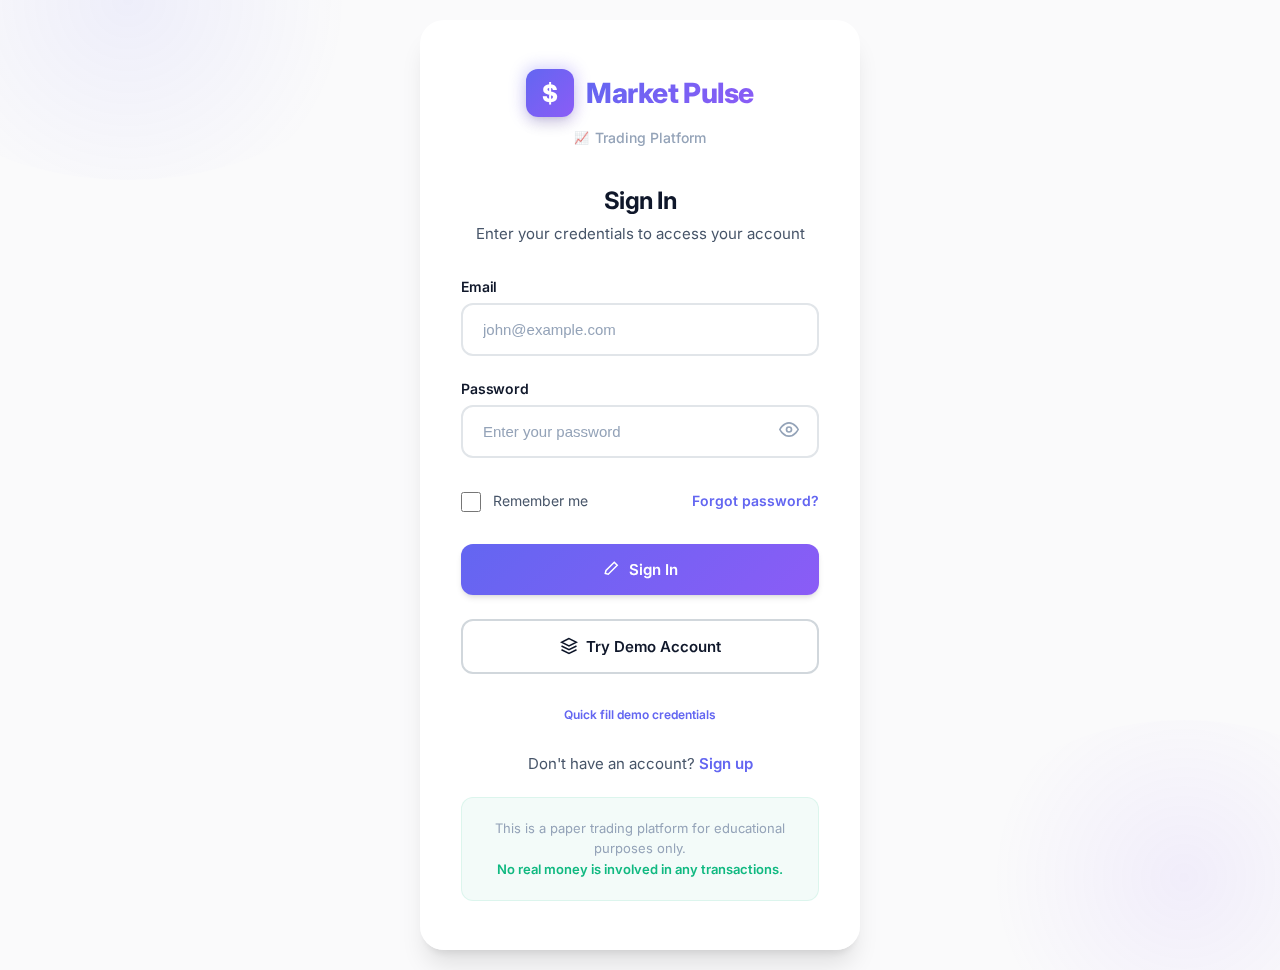
<file: index.html>
<!DOCTYPE html>
<html lang="en" data-theme="dark">
<head>
  <meta charset="UTF-8" />
  <meta name="viewport" content="width=device-width, initial-scale=1"/>
  <title>Market Pulse • Dashboard</title>
  <link rel="stylesheet" href="main.css" />
  <script src="https://s3.tradingview.com/tv.js"></script>
</head>
<body>
   <!-- Top bar -->
  <nav class="topbar">
    <div class="brand">
      <div class="brand-logo">
        <svg width="24" height="24" viewBox="0 0 24 24" fill="none">
          <rect x="4" y="4" width="22" height="22" rx="4" fill="#6366f1"/>
          <text x="14" y="18" text-anchor="middle" fill="white" font-size="12" font-weight="bold">$</text>
        </svg>
      </div>
      <span class="brand-text">Market Pulse</span>
    </div>
    <div class="actions">
      <div class="search-wrap">
        <input id="global-search" placeholder="Search pairs... (e.g. BTCUSDT, EURUSD)" />
      </div>
      <!-- Theme toggle -->
      <div class="theme-wrap">
        <button id="theme-toggle" class="ghost" title="Toggle Theme">
          <svg width="16" height="16" viewBox="0 0 24 24" fill="none" stroke="currentColor" stroke-width="2">
            <circle cx="12" cy="12" r="5"></circle>
            <line x1="12" y1="1" x2="12" y2="3"></line>
            <line x1="12" y1="21" x2="12" y2="23"></line>
            <line x1="4.22" y1="4.22" x2="5.64" y2="5.64"></line>
            <line x1="18.36" y1="18.36" x2="19.78" y2="19.78"></line>
            <line x1="1" y1="12" x2="3" y2="12"></line>
            <line x1="21" y1="12" x2="23" y2="12"></line>
            <line x1="4.22" y1="19.78" x2="5.64" y2="18.36"></line>
            <line x1="18.36" y1="5.64" x2="19.78" y2="4.22"></line>
          </svg>
        </button>
      </div>

      <!-- Alerts quick open -->
      <button id="open-alerts" class="ghost" title="Price Alerts">
        <svg width="16" height="16" viewBox="0 0 24 24" fill="none" stroke="currentColor" stroke-width="2">
          <circle cx="12" cy="13" r="8"></circle>
          <path d="M12 9l0 4"></path>
          <path d="M12 17l.01 0"></path>
        </svg>
        Alerts
      </button>

      <div class="user">
        <span id="user-name">—</span>
        <button id="logout" class="ghost">
          <svg width="16" height="16" viewBox="0 0 24 24" fill="none" stroke="currentColor" stroke-width="2">
            <path d="M9 21H5a2 2 0 0 1-2-2V5a2 2 0 0 1 2-2h4"></path>
            <polyline points="16,17 21,12 16,7"></polyline>
            <line x1="21" y1="12" x2="9" y2="12"></line>
          </svg>
          Logout
        </button>
      </div>
    </div>
  </nav>

  <main class="shell">
    <!-- Sidebar Navigation -->
    <aside class="sidebar">
      <nav class="nav-menu">
        <button class="nav-item active" data-section="markets">
          <svg width="20" height="20" viewBox="0 0 24 24" fill="none" stroke="currentColor" stroke-width="2">
            <polyline points="22,12 18,12 15,21 9,3 6,12 2,12"></polyline>
          </svg>
          Markets
        </button>
        <button class="nav-item" data-section="trading">
          <svg width="20" height="20" viewBox="0 0 24 24" fill="none" stroke="currentColor" stroke-width="2">
            <circle cx="12" cy="12" r="3"></circle>
            <path d="M12 1v6m0 6v6"></path>
          </svg>
          Trading Terminal
        </button>
        <button class="nav-item" data-section="settings">
          <svg width="20" height="20" viewBox="0 0 24 24" fill="none" stroke="currentColor" stroke-width="2">
            <circle cx="12" cy="12" r="3"></circle>
            <path d="M12 1v6m0 6v6"></path>
            <path d="M21 12h-6m-6 0H3"></path>
          </svg>
          Settings
        </button>
      </nav>

      <!-- Market Watch - Only visible in Markets section -->
      <div class="side-card market-watch-card">
        <h4>
          <svg width="18" height="18" viewBox="0 0 24 24" fill="none" stroke="currentColor" stroke-width="2" style="display: inline; margin-right: 0.5rem;">
            <polyline points="22,12 18,12 15,21 9,3 6,12 2,12"></polyline>
          </svg>
          Market Watch
        </h4>
        <ul id="watchlist"></ul>
      </div>

      <!-- Account Overview - Only visible in Trading section -->
      <div class="side-card mini-metrics trading-metrics-card" style="display: none;">
        <h4>
          <svg width="18" height="18" viewBox="0 0 24 24" fill="none" stroke="currentColor" stroke-width="2" style="display: inline; margin-right: 0.5rem;">
            <line x1="12" y1="1" x2="12" y2="23"></line>
            <path d="M17 5H9.5a3.5 3.5 0 0 0 0 7h5a3.5 3.5 0 0 1 0 7H6"></path>
          </svg>
          Account Overview
        </h4>
        <div>
          <span>Balance</span>
          <strong>$<span id="balance">100,000.00</span></strong>
        </div>
        <div>
          <span>Unrealized P&L</span>
          <strong>$<span id="unrealized">0.00</span></strong>
        </div>
        <div>
          <span>Total Equity</span>
          <strong>$<span id="equity">100,000.00</span></strong>
        </div>
        <div>
          <span>Used Margin</span>
          <strong>$<span id="used-margin">0.00</span></strong>
        </div>
        <div>
          <span>Free Margin</span>
          <strong>$<span id="free-margin">100,000.00</span></strong>
        </div>
        <div>
          <span>Margin Level</span>
          <strong><span id="margin-level">∞</span></strong>
        </div>
      </div>

      <!-- Quick Actions - Only visible in Trading section -->
      <div class="side-card trading-actions-card" style="display: none;">
        <h4>
          <svg width="18" height="18" viewBox="0 0 24 24" fill="none" stroke="currentColor" stroke-width="2" style="display: inline; margin-right: 0.5rem;">
            <circle cx="12" cy="12" r="3"></circle>
            <path d="M12 1v6m0 6v6"></path>
          </svg>
          Quick Actions
        </h4>
        <button id="open-order-modal" class="primary block">
          <svg width="16" height="16" viewBox="0 0 24 24" fill="none" stroke="currentColor" stroke-width="2" style="margin-right: 0.5rem;">
            <line x1="12" y1="5" x2="12" y2="19"></line>
            <line x1="5" y1="12" x2="19" y2="12"></line>
          </svg>
          New Order
        </button>
        <button id="reset-portfolio" class="danger block">
          <svg width="16" height="16" viewBox="0 0 24 24" fill="none" stroke="currentColor" stroke-width="2" style="margin-right: 0.5rem;">
            <polyline points="1,4 1,10 7,10"></polyline>
            <path d="M3.51 15a9 9 0 1 0 2.13-9.36L1 10"></path>
          </svg>
          Reset Portfolio
        </button>
        <button id="clear-history" class="ghost block">
          <svg width="16" height="16" viewBox="0 0 24 24" fill="none" stroke="currentColor" stroke-width="2" style="margin-right: 0.5rem;">
            <polyline points="3,6 5,6 21,6"></polyline>
            <path d="M19,6v14a2 2 0 0 1-2,2H7a2 2 0 0 1-2-2V6m3,0V4a2 2 0 0 1 2-2h4a2 2 0 0 1 2,2v2"></path>
          </svg>
          Clear History
        </button>
      </div>

      <!-- Market News - Only visible in Markets section -->
      <div class="side-card market-news-card">
        <h4>
          <svg width="18" height="18" viewBox="0 0 24 24" fill="none" stroke="currentColor" stroke-width="2" style="display: inline; margin-right: 0.5rem;">
            <path d="M14 2H6a2 2 0 0 0-2 2v16a2 2 0 0 0 2 2h12a2 2 0 0 0 2-2V8z"></path>
            <polyline points="14,2 14,8 20,8"></polyline>
            <line x1="16" y1="13" x2="8" y2="13"></line>
            <line x1="16" y1="17" x2="8" y2="17"></line>
            <polyline points="10,9 9,9 8,9"></polyline>
          </svg>
          Market News
        </h4>
        <ul id="news-list" class="news"></ul>
      </div>
    </aside>

    <!-- MARKETS SECTION -->
    <section id="markets-section" class="content section-content">
      <section class="grid grid-2">
        <div class="card">
          <div class="card-head">
            <div class="tabs">
              <button class="tab-btn active" data-tab="crypto">
                <svg width="16" height="16" viewBox="0 0 24 24" fill="none" stroke="currentColor" stroke-width="2" style="margin-right: 0.5rem;">
                  <path d="M12 2L2 7l10 5 10-5-10-5z"></path>
                  <path d="M2 17l10 5 10-5"></path>
                  <path d="M2 12l10 5 10-5"></path>
                </svg>
                Crypto
              </button>
              <button class="tab-btn" data-tab="forex">
                <svg width="16" height="16" viewBox="0 0 24 24" fill="none" stroke="currentColor" stroke-width="2" style="margin-right: 0.5rem;">
                  <circle cx="12" cy="12" r="10"></circle>
                  <line x1="2" y1="12" x2="22" y2="12"></line>
                  <path d="M12 2a15.3 15.3 0 0 1 4 10 15.3 15.3 0 0 1-4 10 15.3 15.3 0 0 1-4-10 15.3 15.3 0 0 1 4-10z"></path>
                </svg>
                Forex
              </button>
            </div>
            <div class="pair-picker">
              <label>Chart Pair</label>
              <select id="quick-pair"></select>
            </div>
          </div>

          <div id="crypto" class="tab-pane active">
            <table class="table" id="crypto-table">
              <thead>
                <tr>
                  <th>Pair</th>
                  <th>Price (USD)</th>
                  <th>24h Change</th>
                </tr>
              </thead>
              <tbody></tbody>
            </table>
          </div>

          <div id="forex" class="tab-pane">
            <table class="table" id="forex-table">
              <thead>
                <tr>
                  <th>Pair</th>
                  <th>Rate</th>
                </tr>
              </thead>
              <tbody></tbody>
            </table>
          </div>
        </div>

        <div class="card">
          <div class="card-head">
            <h3>
              <svg width="20" height="20" viewBox="0 0 24 24" fill="none" stroke="currentColor" stroke-width="2" style="margin-right: 0.5rem;">
                <polyline points="22,12 18,12 15,21 9,3 6,12 2,12"></polyline>
              </svg>
              Live Chart
            </h3>
          </div>
          <div id="tradingview_chart" class="tv"></div>
        </div>
      </section>
    </section>

    <!-- TRADING TERMINAL SECTION -->
    <section id="trading-section" class="content section-content" style="display: none;">
      <section class="card">
        <div class="card-head">
          <h3>
            <svg width="20" height="20" viewBox="0 0 24 24" fill="none" stroke="currentColor" stroke-width="2" style="margin-right: 0.5rem;">
              <path d="M21 12c0 1.66-1.34 3-3 3s-3-1.34-3-3 1.34-3 3-3 3 1.34 3 3z"></path>
              <path d="M9 12c0 1.66-1.34 3-3 3s-3-1.34-3-3 1.34-3 3-3 3 1.34 3 3z"></path>
              <path d="M21 6v6"></path>
              <path d="M9 6v6"></path>
              <path d="M21 18v-6"></path>
              <path d="M9 18v-6"></path>
            </svg>
            Open Positions
          </h3>
        </div>
        <table class="table" id="positions-table">
          <thead>
            <tr>
              <th>ID</th>
              <th>Pair</th>
              <th>Side</th>
              <th>Entry</th>
              <th>Leverage</th>
              <th>Exposure (USD)</th>
              <th>Margin</th>
              <th>Units</th>
              <th>Stop Loss</th>
              <th>Take Profit</th>
              <th>Unrealized P/L ($ / %)</th>
              <th>Partial Close</th>
              <th>Action</th>
            </tr>
          </thead>
          <tbody></tbody>
        </table>
      </section>

      <section class="grid grid-2">
        <div class="card">
          <div class="card-head">
            <h3>
              <svg width="20" height="20" viewBox="0 0 24 24" fill="none" stroke="currentColor" stroke-width="2" style="margin-right: 0.5rem;">
                <circle cx="12" cy="12" r="3"></circle>
                <path d="M12 1v6m0 6v6"></path>
              </svg>
              Pending Orders
            </h3>
          </div>
          <table class="table" id="pending-table">
            <thead>
              <tr>
                <th>Order ID</th>
                <th>Pair</th>
                <th>Type</th>
                <th>Side</th>
                <th>Trigger Price</th>
                <th>Leverage</th>
                <th>Exposure</th>
                <th>Stop Loss</th>
                <th>Take Profit</th>
                <th>Status</th>
                <th>Cancel</th>
              </tr>
            </thead>
            <tbody></tbody>
          </table>
        </div>

        <div class="card">
          <div class="card-head">
            <h3>
              <svg width="20" height="20" viewBox="0 0 24 24" fill="none" stroke="currentColor" stroke-width="2" style="margin-right: 0.5rem;">
                <path d="M14 2H6a2 2 0 0 0-2 2v16a2 2 0 0 0 2 2h12a2 2 0 0 0 2-2V8z"></path>
                <polyline points="14,2 14,8 20,8"></polyline>
                <line x1="16" y1="13" x2="8" y2="13"></line>
                <line x1="16" y1="17" x2="8" y2="17"></line>
              </svg>
              Order History
            </h3>
          </div>
          <table class="table" id="history-table">
            <thead>
              <tr>
                <th>Time</th>
                <th>Pair</th>
                <th>Type</th>
                <th>Side</th>
                <th>Entry</th>
                <th>Exit</th>
                <th>Leverage</th>
                <th>Exposure</th>
                <th>Margin Used</th>
                <th>Units</th>
                <th>Realized P/L ($)</th>
                <th>Realized P/L (%)</th>
                <th>Reason</th>
                <th>Closed %</th>
              </tr>
            </thead>
            <tbody></tbody>
          </table>
        </div>
      </section>
    </section>

    <!-- SETTINGS SECTION -->
    <section id="settings-section" class="content section-content" style="display: none;">
      <div class="card">
        <div class="card-head">
          <h3>
            <svg width="20" height="20" viewBox="0 0 24 24" fill="none" stroke="currentColor" stroke-width="2" style="margin-right: 0.5rem;">
              <circle cx="12" cy="12" r="3"></circle>
              <path d="M12 1v6m0 6v6"></path>
              <path d="M21 12h-6m-6 0H3"></path>
            </svg>
            General Settings
          </h3>
        </div>
        <div class="settings-grid">
          <div class="setting-group">
            <h4>Display Preferences</h4>
            <label class="setting-item">
              <span>Theme</span>
              <select id="theme-setting">
                <option value="dark">Dark Mode</option>
                <option value="light">Light Mode</option>
                <option value="auto">Auto</option>
              </select>
            </label>
            <label class="setting-item">
              <span>Currency Display</span>
              <select id="currency-setting">
                <option value="USD">USD ($)</option>
                <option value="EUR">EUR (€)</option>
                <option value="BTC">BTC (₿)</option>
              </select>
            </label>
            <label class="setting-item">
              <span>Decimal Places</span>
              <select id="decimal-setting">
                <option value="2">2 places</option>
                <option value="4">4 places</option>
                <option value="6" selected>6 places</option>
                <option value="8">8 places</option>
              </select>
            </label>
          </div>

          <div class="setting-group">
            <h4>Trading Preferences</h4>
            <label class="setting-item">
              <span>Default Leverage</span>
              <select id="default-leverage">
                <option value="1">1x</option>
                <option value="2">2x</option>
                <option value="5" selected>5x</option>
                <option value="10">10x</option>
                <option value="20">20x</option>
              </select>
            </label>
            <label class="setting-item">
              <span>Default Position Size (USD)</span>
              <input id="default-position" type="number" value="5000" min="1" step="1"/>
            </label>
            <label class="setting-item">
              <span>Enable Sound Alerts</span>
              <input id="sound-alerts" type="checkbox" checked/>
            </label>
            <label class="setting-item">
              <span>Auto-close on Stop Loss</span>
              <input id="auto-close-sl" type="checkbox" checked/>
            </label>
          </div>

          <div class="setting-group">
            <h4>Risk Management</h4>
            <label class="setting-item">
              <span>Maximum Risk per Trade (%)</span>
              <input id="max-risk" type="number" value="2" min="0.1" max="10" step="0.1"/>
            </label>
            <label class="setting-item">
              <span>Daily Loss Limit (USD)</span>
              <input id="daily-limit" type="number" value="10000" min="100" step="100"/>
            </label>
            <label class="setting-item">
              <span>Maximum Open Positions</span>
              <input id="max-positions" type="number" value="10" min="1" max="50" step="1"/>
            </label>
          </div>

          <div class="setting-group">
            <h4>Data & Privacy</h4>
            <button id="export-data" class="ghost block">
              <svg width="16" height="16" viewBox="0 0 24 24" fill="none" stroke="currentColor" stroke-width="2" style="margin-right: 0.5rem;">
                <path d="M21 15v4a2 2 0 0 1-2 2H5a2 2 0 0 1-2-2v-4"></path>
                <polyline points="7,10 12,15 17,10"></polyline>
                <line x1="12" y1="15" x2="12" y2="3"></line>
              </svg>
              Export Trading Data
            </button>
            <button id="clear-all-data" class="danger block">
              <svg width="16" height="16" viewBox="0 0 24 24" fill="none" stroke="currentColor" stroke-width="2" style="margin-right: 0.5rem;">
                <polyline points="3,6 5,6 21,6"></polyline>
                <path d="M19,6v14a2 2 0 0 1-2,2H7a2 2 0 0 1-2-2V6m3,0V4a2 2 0 0 1 2-2h4a2 2 0 0 1 2,2v2"></path>
              </svg>
              Clear All Data
            </button>
          </div>
        </div>
      </div>

      <div class="card">
        <div class="card-head">
          <h3>
            <svg width="20" height="20" viewBox="0 0 24 24" fill="none" stroke="currentColor" stroke-width="2" style="margin-right: 0.5rem;">
              <circle cx="12" cy="12" r="10"></circle>
              <path d="M12 16v-4"></path>
              <path d="M12 8h.01"></path>
            </svg>
            About Pro Trader
          </h3>
        </div>
        <div class="about-info">
          <p><strong>Version:</strong> 2.1.0</p>
          <p><strong>Build:</strong> 2024.01.15</p>
          <p><strong>Status:</strong> Paper Trading Mode</p>
          <p><strong>Data Provider:</strong> Real-time market data</p>
          <div class="disclaimer">
            <h4>Disclaimer</h4>
            <p>This is a paper trading application for educational purposes only. All trades are simulated and no real money is involved. Past performance does not guarantee future results.</p>
          </div>
        </div>
      </div>
    </section>
  </main>

  <!-- ORDER MODAL -->
  <div id="order-modal" class="modal hidden">
    <div class="modal-content">
      <div class="modal-header">
        <h3>
          <svg width="20" height="20" viewBox="0 0 24 24" fill="none" stroke="currentColor" stroke-width="2" style="margin-right: 0.5rem;">
            <line x1="12" y1="5" x2="12" y2="19"></line>
            <line x1="5" y1="12" x2="19" y2="12"></line>
          </svg>
          New Order
        </h3>
        <button id="modal-close" class="icon-btn">✕</button>
      </div>
      <div class="modal-body">
        <div class="modal-grid">
          <label>Trading Pair
            <select id="m-pair"></select>
          </label>
          <label>Order Side
            <select id="m-side">
              <option value="BUY">Buy (Long)</option>
              <option value="SELL">Sell (Short)</option>
            </select>
          </label>
          <label>Order Type
            <select id="m-type">
              <option value="MARKET">Market Order</option>
              <option value="LIMIT">Limit Order</option>
              <option value="STOP">Stop Order</option>
            </select>
          </label>
          <label id="m-price-wrap" class="hidden">Trigger Price
            <input id="m-price" type="number" step="0.000001" placeholder="e.g. 2350.5"/>
          </label>
          <label>Position Size (USD)
            <input id="m-amount" type="number" min="1" step="1" value="5000" placeholder="Enter amount in USD"/>
          </label>
          <label>Leverage
            <select id="m-lev">
              <option>1</option>
              <option>2</option>
              <option selected>5</option>
              <option>10</option>
              <option>20</option>
            </select>
          </label>
          <label>Stop Loss Price (Optional)
            <input id="m-sl" type="number" step="0.000001" placeholder="Automatic exit price" />
          </label>
          <label>Take Profit Price (Optional)
            <input id="m-tp" type="number" step="0.000001" placeholder="Target profit price" />
          </label>
        </div>
        <div class="modal-actions">
          <button id="place-order" class="primary">
            <svg width="16" height="16" viewBox="0 0 24 24" fill="none" stroke="currentColor" stroke-width="2" style="margin-right: 0.5rem;">
              <polyline points="20,6 9,17 4,12"></polyline>
            </svg>
            Place Order
          </button>
          <button id="modal-cancel" class="ghost">Cancel</button>
        </div>
        <div class="hint">
          <svg width="16" height="16" viewBox="0 0 24 24" fill="none" stroke="currentColor" stroke-width="2" style="margin-right: 0.5rem;">
            <circle cx="12" cy="12" r="10"></circle>
            <path d="M12 16v-4"></path>
            <path d="M12 8h.01"></path>
          </svg>
          Limit/Stop orders trigger when price crosses threshold. SL/TP automatically close positions after order fills.
        </div>
      </div>
    </div>
  </div>

  <!-- ALERTS MODAL -->
  <div id="alerts-modal" class="modal hidden">
    <div class="modal-content">
      <div class="modal-header">
        <h3>
          <svg width="20" height="20" viewBox="0 0 24 24" fill="none" stroke="currentColor" stroke-width="2" style="margin-right: 0.5rem;">
            <path d="M18 8A6 6 0 0 0 6 8c0 7-3 9-3 9h18s-3-2-3-9"></path>
            <path d="M13.73 21a2 2 0 0 1-3.46 0"></path>
          </svg>
          Price Alerts
        </h3>
        <button id="alerts-close" class="icon-btn">✕</button>
      </div>
      <div class="modal-body">
        <div class="modal-grid">
          <label>Trading Pair
            <select id="a-pair"></select>
          </label>
          <label>Alert Condition
            <select id="a-cond">
              <option value="above">Price Crosses Above</option>
              <option value="below">Price Crosses Below</option>
            </select>
          </label>
          <label>Target Price
            <input id="a-price" type="number" step="0.000001" placeholder="Enter alert price" />
          </label>
          <label>Alert Frequency
            <select id="a-repeat">
              <option value="once">Trigger Once</option>
              <option value="every">Trigger Every Time</option>
            </select>
          </label>
        </div>
        <div class="modal-actions">
          <button id="add-alert" class="primary">
            <svg width="16" height="16" viewBox="0 0 24 24" fill="none" stroke="currentColor" stroke-width="2" style="margin-right: 0.5rem;">
              <line x1="12" y1="5" x2="12" y2="19"></line>
              <line x1="5" y1="12" x2="19" y2="12"></line>
            </svg>
            Add Alert
          </button>
          <button id="clear-alerts" class="ghost">
            <svg width="16" height="16" viewBox="0 0 24 24" fill="none" stroke="currentColor" stroke-width="2" style="margin-right: 0.5rem;">
              <polyline points="3,6 5,6 21,6"></polyline>
              <path d="M19,6v14a2 2 0 0 1-2,2H7a2 2 0 0 1-2-2V6m3,0V4a2 2 0 0 1 2-2h4a2 2 0 0 1 2,2v2"></path>
            </svg>
            Clear All Alerts
          </button>
        </div>
        <div class="list-head">
          <h4>
            <svg width="18" height="18" viewBox="0 0 24 24" fill="none" stroke="currentColor" stroke-width="2" style="margin-right: 0.5rem;">
              <path d="M18 8A6 6 0 0 0 6 8c0 7-3 9-3 9h18s-3-2-3-9"></path>
              <path d="M13.73 21a2 2 0 0 1-3.46 0"></path>
            </svg>
            Active Alerts
          </h4>
        </div>
        <ul id="alerts-list" class="news"></ul>
      </div>
    </div>
  </div>

  <!-- Toast container -->
  <div id="toaster" class="toaster"></div>

  <script src="main.js"></script>
</body>
</html>
</file>
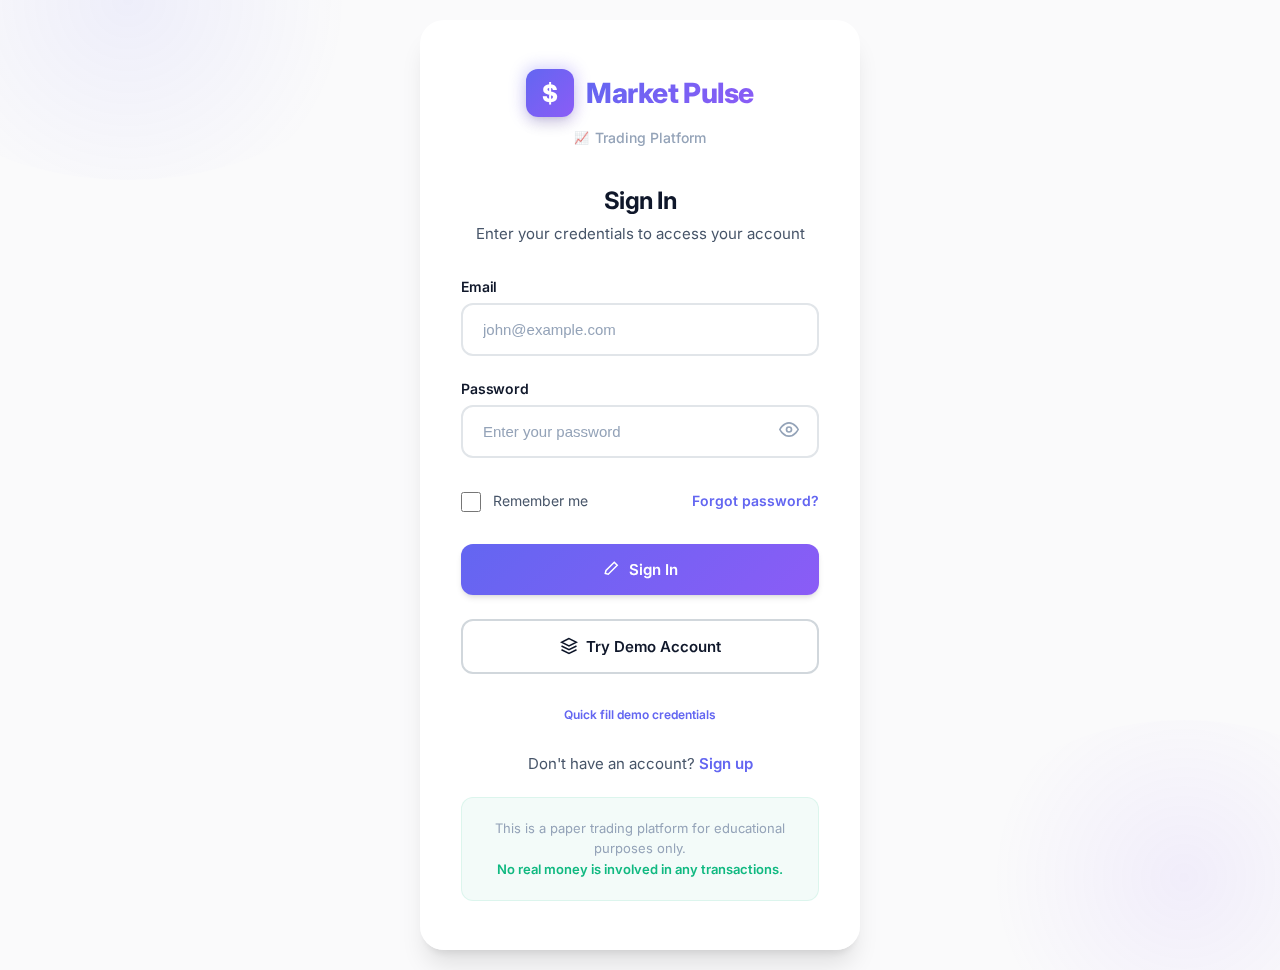
<file: login.html>
<!DOCTYPE html>
<html lang="en">
<head>
  <meta charset="UTF-8">
  <meta name="viewport" content="width=device-width, initial-scale=1.0">
  <title>Sign In • Market Pulse</title>
  <link rel="stylesheet" href="auth.css">
</head>
<body class="auth">
  <div class="panel">
    <!-- Brand Header -->
    <div class="brand-header">
      <div class="brand">
        <div class="logo">$</div>
        <h1 class="brand-name">Market Pulse</h1>
      </div>
      <p class="brand-tagline">Trading Platform</p>
    </div>

    <!-- Form Header -->
    <div class="form-header">
      <h2 class="form-title">Sign In</h2>
      <p class="form-subtitle">Enter your credentials to access your account</p>
    </div>

    <!-- Login Form -->
    <form id="login-form" novalidate>
      <!-- Email Field -->
      <div class="form-group">
        <label class="form-label" for="email">Email</label>
        <div class="input-container">
          <input type="email" id="email" class="form-input" placeholder="john@example.com" required>
        </div>
      </div>

      <!-- Password Field -->
      <div class="form-group">
        <label class="form-label" for="password">Password</label>
        <div class="input-container">
          <input type="password" id="password" class="form-input" placeholder="Enter your password" required>
          <button type="button" class="input-icon password-toggle" data-target="password">
            <svg width="20" height="20" viewBox="0 0 24 24" fill="none" stroke="currentColor" stroke-width="2">
              <path d="M1 12s4-8 11-8 11 8 11 8-4 8-11 8-11-8-11-8z"/>
              <circle cx="12" cy="12" r="3"/>
            </svg>
          </button>
        </div>
      </div>

      <!-- Remember Me & Forgot Password -->
      <div style="display: flex; justify-content: space-between; align-items: center; margin: 8px 0;">
        <div class="checkbox-container" style="margin: 0;">
          <input type="checkbox" id="remember" class="checkbox">
          <label for="remember" class="checkbox-label">Remember me</label>
        </div>
        <a href="#" class="link" style="font-size: 14px;">Forgot password?</a>
      </div>

      <!-- Action Buttons -->
      <button type="submit" class="btn btn-primary btn-block">
        <svg width="18" height="18" viewBox="0 0 24 24" fill="none" stroke="currentColor" stroke-width="2">
          <path d="m15 3 4 4L7 19l-4-1 1-4L15 3z"/>
        </svg>
        Sign In
      </button>

      <button type="button" class="btn btn-secondary btn-block" onclick="tryDemo()">
        <svg width="18" height="18" viewBox="0 0 24 24" fill="none" stroke="currentColor" stroke-width="2">
          <path d="M12 2L2 7l10 5 10-5-10-5z"/>
          <path d="m2 17 10 5 10-5"/>
          <path d="m2 12 10 5 10-5"/>
        </svg>
        Try Demo Account
      </button>
    </form>

    <!-- Footer -->
    <div class="form-footer">
      <p class="footer-text">
        Don't have an account? <a href="signup.html" class="link">Sign up</a>
      </p>
      
      <div class="disclaimer">
        This is a paper trading platform for educational purposes only.<br>
        <span class="disclaimer-highlight">No real money is involved in any transactions.</span>
      </div>
    </div>
  </div>

  <script src="auth.js"></script>
  <script>
    // Demo Account Handler
    function tryDemo() {
      // Create a demo account session
      const demoUser = {
        fullName: 'Demo User',
        email: 'demo@marketpulse.com',
        isDemo: true
      };
      
      localStorage.setItem('auth_user_demo', JSON.stringify(demoUser));
      window.location.href = 'index.html';
    }

    // Password Toggle Functionality
    document.querySelectorAll('.password-toggle').forEach(toggle => {
      toggle.addEventListener('click', function() {
        const targetId = this.getAttribute('data-target');
        const input = document.getElementById(targetId);
        const isPassword = input.type === 'password';
        
        input.type = isPassword ? 'text' : 'password';
        
        // Update icon
        const svg = this.querySelector('svg');
        if (isPassword) {
          svg.innerHTML = `
            <path d="m9.88 9.88a3 3 0 1 0 4.24 4.24"/>
            <path d="m10.73 5.08 1.12.38a3 3 0 0 1 1.46 1.46l.38 1.12"/>
            <path d="m15 12h5l-1.5-1.5"/>
            <path d="M2 2l20 20"/>
            <path d="m1 12 8.5-8.5"/>
          `;
        } else {
          svg.innerHTML = `
            <path d="M1 12s4-8 11-8 11 8 11 8-4 8-11 8-11-8-11-8z"/>
            <circle cx="12" cy="12" r="3"/>
          `;
        }
      });
    });

    // Form Enhancement
    document.addEventListener('DOMContentLoaded', function() {
      const inputs = document.querySelectorAll('.form-input');
      
      inputs.forEach(input => {
        // Add focus/blur effects
        input.addEventListener('focus', function() {
          this.parentElement.parentElement.style.transform = 'scale(1.02)';
          this.parentElement.parentElement.style.transition = 'transform 0.2s ease';
        });
        
        input.addEventListener('blur', function() {
          this.parentElement.parentElement.style.transform = 'scale(1)';
        });
      });

      // Auto-fill demo credentials
      const demoBtn = document.querySelector('.btn-secondary');
      const emailInput = document.getElementById('email');
      const passwordInput = document.getElementById('password');
      
      // Add quick demo login option
      const demoQuickFill = document.createElement('small');
      demoQuickFill.innerHTML = '<a href="#" class="link" style="font-size: 12px;">Quick fill demo credentials</a>';
      demoQuickFill.style.textAlign = 'center';
      demoQuickFill.style.display = 'block';
      demoQuickFill.style.marginTop = '8px';
      
      demoQuickFill.querySelector('a').addEventListener('click', function(e) {
        e.preventDefault();
        emailInput.value = 'demo@marketpulse.com';
        passwordInput.value = 'demo123456';
        
        // Add visual feedback
        emailInput.style.background = 'rgba(16, 185, 129, 0.05)';
        passwordInput.style.background = 'rgba(16, 185, 129, 0.05)';
        
        setTimeout(() => {
          emailInput.style.background = '';
          passwordInput.style.background = '';
        }, 1000);
      });
      
      demoBtn.parentElement.insertBefore(demoQuickFill, demoBtn.nextSibling);
    });
  </script>
</body>
</html>
</file>
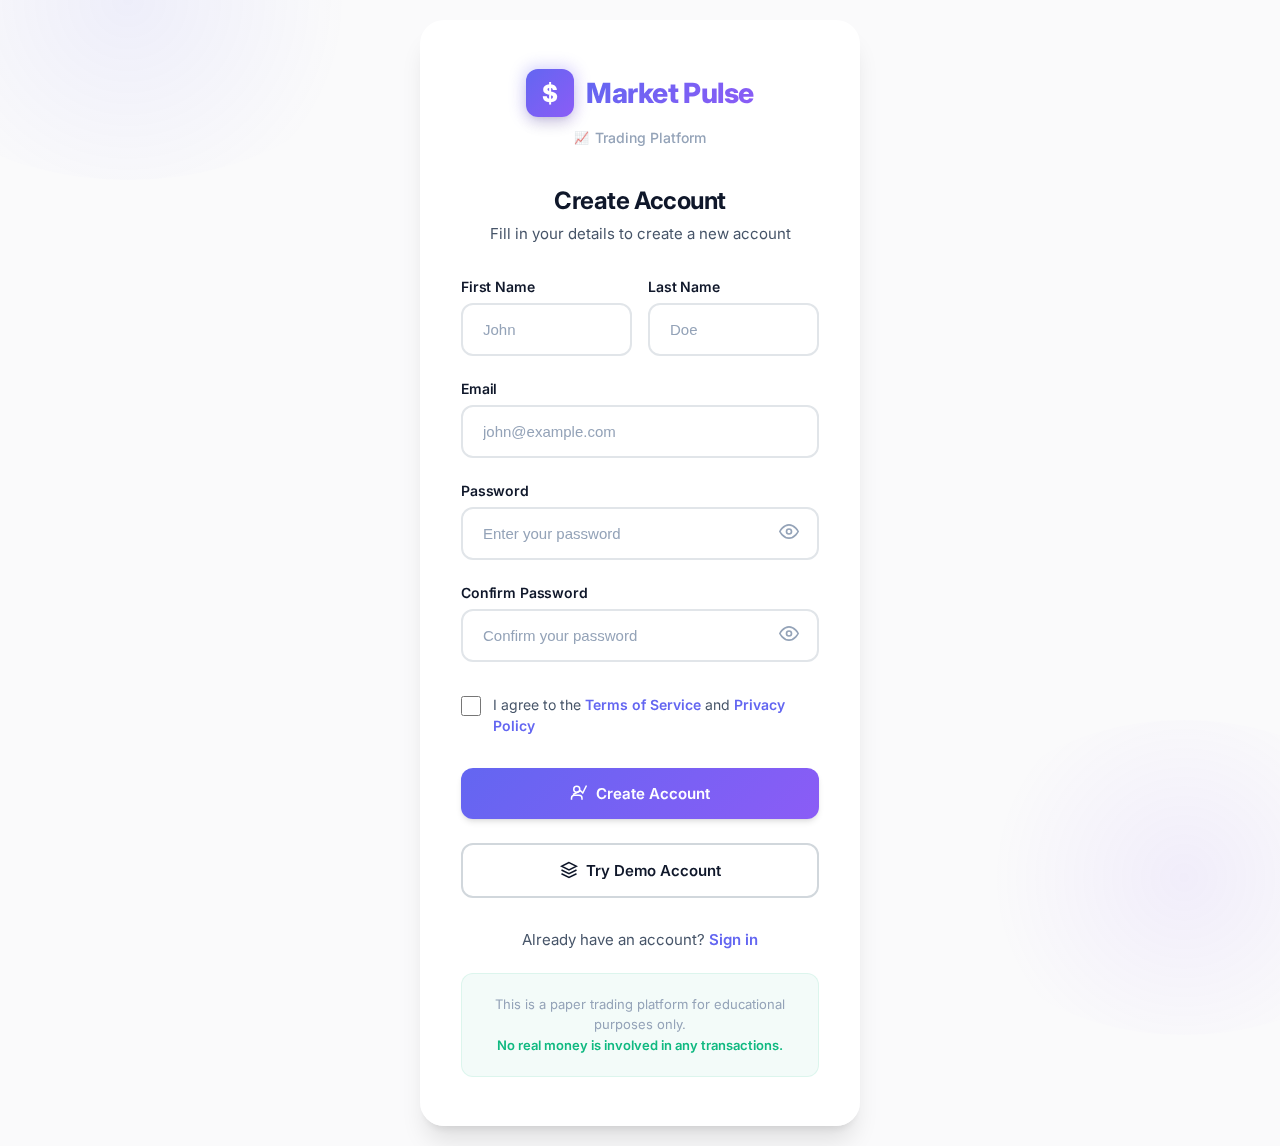
<file: signup.html>
<!DOCTYPE html>
<html lang="en">
<head>
  <meta charset="UTF-8">
  <meta name="viewport" content="width=device-width, initial-scale=1.0">
  <title>Create Account • Market Pulse</title>
  <link rel="stylesheet" href="auth.css">
</head>
<body class="auth">
  <div class="panel">
    <!-- Brand Header -->
    <div class="brand-header">
      <div class="brand">
        <div class="logo">$</div>
        <h1 class="brand-name">Market Pulse</h1>
      </div>
      <p class="brand-tagline">Trading Platform</p>
    </div>

    <!-- Form Header -->
    <div class="form-header">
      <h2 class="form-title">Create Account</h2>
      <p class="form-subtitle">Fill in your details to create a new account</p>
    </div>

    <!-- Signup Form -->
    <form id="signup-form" novalidate>
      <!-- Name Fields -->
      <div class="form-row">
        <div class="form-group">
          <label class="form-label" for="firstName">First Name</label>
          <div class="input-container">
            <input type="text" id="firstName" class="form-input" placeholder="John" required>
          </div>
        </div>
        <div class="form-group">
          <label class="form-label" for="lastName">Last Name</label>
          <div class="input-container">
            <input type="text" id="lastName" class="form-input" placeholder="Doe" required>
          </div>
        </div>
      </div>

      <!-- Email Field -->
      <div class="form-group">
        <label class="form-label" for="sEmail">Email</label>
        <div class="input-container">
          <input type="email" id="sEmail" class="form-input" placeholder="john@example.com" required>
        </div>
      </div>

      <!-- Password Field -->
      <div class="form-group">
        <label class="form-label" for="sPassword">Password</label>
        <div class="input-container">
          <input type="password" id="sPassword" class="form-input" placeholder="Enter your password" required>
          <button type="button" class="input-icon password-toggle" data-target="sPassword">
            <svg width="20" height="20" viewBox="0 0 24 24" fill="none" stroke="currentColor" stroke-width="2">
              <path d="M1 12s4-8 11-8 11 8 11 8-4 8-11 8-11-8-11-8z"/>
              <circle cx="12" cy="12" r="3"/>
            </svg>
          </button>
        </div>
      </div>

      <!-- Confirm Password Field -->
      <div class="form-group">
        <label class="form-label" for="sConfirm">Confirm Password</label>
        <div class="input-container">
          <input type="password" id="sConfirm" class="form-input" placeholder="Confirm your password" required>
          <button type="button" class="input-icon password-toggle" data-target="sConfirm">
            <svg width="20" height="20" viewBox="0 0 24 24" fill="none" stroke="currentColor" stroke-width="2">
              <path d="M1 12s4-8 11-8 11 8 11 8-4 8-11 8-11-8-11-8z"/>
              <circle cx="12" cy="12" r="3"/>
            </svg>
          </button>
        </div>
      </div>

      <!-- Terms Checkbox -->
      <div class="checkbox-container">
        <input type="checkbox" id="terms" class="checkbox" required>
        <label for="terms" class="checkbox-label">
          I agree to the <a href="#" class="link">Terms of Service</a> and <a href="#" class="link">Privacy Policy</a>
        </label>
      </div>

      <!-- Action Buttons -->
      <button type="submit" class="btn btn-primary btn-block">
        <svg width="18" height="18" viewBox="0 0 24 24" fill="none" stroke="currentColor" stroke-width="2">
          <path d="M16 21v-2a4 4 0 0 0-4-4H6a4 4 0 0 0-4 4v2"/>
          <circle cx="9" cy="7" r="4"/>
          <path d="m22 2-5 10-3-3-10 5"/>
        </svg>
        Create Account
      </button>

      <button type="button" class="btn btn-secondary btn-block" onclick="tryDemo()">
        <svg width="18" height="18" viewBox="0 0 24 24" fill="none" stroke="currentColor" stroke-width="2">
          <path d="M12 2L2 7l10 5 10-5-10-5z"/>
          <path d="m2 17 10 5 10-5"/>
          <path d="m2 12 10 5 10-5"/>
        </svg>
        Try Demo Account
      </button>
    </form>

    <!-- Footer -->
    <div class="form-footer">
      <p class="footer-text">
        Already have an account? <a href="login.html" class="link">Sign in</a>
      </p>
      
      <div class="disclaimer">
        This is a paper trading platform for educational purposes only.<br>
        <span class="disclaimer-highlight">No real money is involved in any transactions.</span>
      </div>
    </div>
  </div>

  <script src="auth.js"></script>
  <script>
    // Demo Account Handler
    function tryDemo() {
      // Create a demo account session
      const demoUser = {
        fullName: 'Demo User',
        email: 'demo@marketpulse.com',
        isDemo: true
      };
      
      localStorage.setItem('auth_user_demo', JSON.stringify(demoUser));
      window.location.href = 'index.html';
    }

    // Password Toggle Functionality
    document.querySelectorAll('.password-toggle').forEach(toggle => {
      toggle.addEventListener('click', function() {
        const targetId = this.getAttribute('data-target');
        const input = document.getElementById(targetId);
        const isPassword = input.type === 'password';
        
        input.type = isPassword ? 'text' : 'password';
        
        // Update icon
        const svg = this.querySelector('svg');
        if (isPassword) {
          svg.innerHTML = `
            <path d="m9.88 9.88a3 3 0 1 0 4.24 4.24"/>
            <path d="m10.73 5.08 1.12.38a3 3 0 0 1 1.46 1.46l.38 1.12"/>
            <path d="m15 12h5l-1.5-1.5"/>
            <path d="M2 2l20 20"/>
            <path d="m1 12 8.5-8.5"/>
          `;
        } else {
          svg.innerHTML = `
            <path d="M1 12s4-8 11-8 11 8 11 8-4 8-11 8-11-8-11-8z"/>
            <circle cx="12" cy="12" r="3"/>
          `;
        }
      });
    });

    // Form Enhancement
    document.addEventListener('DOMContentLoaded', function() {
      const inputs = document.querySelectorAll('.form-input');
      
      inputs.forEach(input => {
        // Add focus/blur effects
        input.addEventListener('focus', function() {
          this.parentElement.parentElement.style.transform = 'scale(1.02)';
          this.parentElement.parentElement.style.transition = 'transform 0.2s ease';
        });
        
        input.addEventListener('blur', function() {
          this.parentElement.parentElement.style.transform = 'scale(1)';
        });
      });
    });
  </script>
</body>
</html>
</file>
<file: main.css>
@import url('https://fonts.googleapis.com/css2?family=Inter:wght@300;400;500;600;700&display=swap');

:root {
  --primary: #6366f1;
  --primary-hover: #5855eb;
  --primary-light: rgba(99, 102, 241, 0.1);
  --secondary: #64748b;
  --background: #0a0a0a;
  --surface: #111111;
  --card: #1a1a1a;
  --card-hover: #222222;
  --border: #2a2a2a;
  --border-light: #333333;
  --text: #ffffff;
  --text-muted: #a1a1aa;
  --text-secondary: #71717a;
  --success: #22c55e;
  --success-bg: rgba(34, 197, 94, 0.1);
  --danger: #ef4444;
  --danger-bg: rgba(239, 68, 68, 0.1);
  --warning: #f59e0b;
  --warning-bg: rgba(245, 158, 11, 0.1);
  --gradient: linear-gradient(135deg, #6366f1 0%, #8b5cf6 100%);
  --gradient-hover: linear-gradient(135deg, #5855eb 0%, #7c3aed 100%);
  --glass: rgba(255, 255, 255, 0.03);
  --glass-strong: rgba(255, 255, 255, 0.05);
  --shadow: 0 1px 3px 0 rgba(0, 0, 0, 0.1), 0 1px 2px 0 rgba(0, 0, 0, 0.06);
  --shadow-md: 0 4px 6px -1px rgba(0, 0, 0, 0.1), 0 2px 4px -1px rgba(0, 0, 0, 0.06);
  --shadow-lg: 0 10px 15px -3px rgba(0, 0, 0, 0.1), 0 4px 6px -2px rgba(0, 0, 0, 0.05);
  --shadow-xl: 0 20px 25px -5px rgba(0, 0, 0, 0.1), 0 10px 10px -5px rgba(0, 0, 0, 0.04);
  --radius: 12px;
  --radius-lg: 16px;
  --radius-xl: 20px;
}

html[data-theme="light"] {
  --background: #fafafa;
  --surface: #ffffff;
  --card: #f8f9fa;
  --card-hover: #f1f3f4;
  --border: #e5e7eb;
  --border-light: #d1d5db;
  --text: #111827;
  --text-muted: #6b7280;
  --text-secondary: #9ca3af;
  --glass: rgba(255, 255, 255, 0.7);
  --glass-strong: rgba(255, 255, 255, 0.9);
  --success-bg: rgba(34, 197, 94, 0.1);
  --danger-bg: rgba(239, 68, 68, 0.1);
  --warning-bg: rgba(245, 158, 11, 0.1);
}

* {
  box-sizing: border-box;
  margin: 0;
  padding: 0;
}

html, body {
  height: 100%;
  font-family: 'Inter', -apple-system, BlinkMacSystemFont, 'Segoe UI', sans-serif;
  -webkit-font-smoothing: antialiased;
  -moz-osx-font-smoothing: grayscale;
}

body {
  background: var(--background);
  color: var(--text);
  line-height: 1.6;
}

/* Header */
.topbar {
  position: sticky;
  top: 0;
  z-index: 50;
  display: flex;
  align-items: center;
  justify-content: space-between;
  padding: 1rem 1.5rem;
  background: rgba(10, 10, 10, 0.8);
  backdrop-filter: blur(20px) saturate(180%);
  border-bottom: 1px solid var(--border);
  transition: all 0.3s ease;
}

html[data-theme="light"] .topbar {
  background: rgba(255, 255, 255, 0.8);
}

.brand {
  display: flex;
  align-items: center;
  gap: 0.75rem;
  font-weight: 700;
  font-size: 1.25rem;
  background: var(--gradient);
  -webkit-background-clip: text;
  -webkit-text-fill-color: transparent;
  background-clip: text;
}

.logo {
  width: 32px;
  height: 32px;
  border-radius: var(--radius);
  object-fit: cover;
}

.actions {
  display: flex;
  align-items: center;
  gap: 1rem;
}

.search-wrap {
  position: relative;
}

.search-wrap input {
  width: 320px;
  max-width: 45vw;
  background: var(--card);
  color: var(--text);
  border: 1px solid var(--border);
  padding: 0.75rem 1rem;
  border-radius: var(--radius);
  outline: none;
  transition: all 0.2s ease;
  font-size: 0.875rem;
}

.search-wrap input:focus {
  border-color: var(--primary);
  box-shadow: 0 0 0 3px rgba(99, 102, 241, 0.1);
}

.ghost {
  background: transparent;
  border: 1px solid var(--border);
  color: var(--text-muted);
  padding: 0.75rem 1rem;
  border-radius: var(--radius);
  cursor: pointer;
  transition: all 0.2s ease;
  font-weight: 500;
  font-size: 0.875rem;
}

.ghost:hover {
  border-color: var(--primary);
  color: var(--primary);
  background: var(--primary-light);
}

/* Layout */
.shell {
  display: grid;
  grid-template-columns: 320px 1fr;
  gap: 1.5rem;
  padding: 1.5rem;
  min-height: calc(100vh - 80px);
}

.sidebar {
  display: flex;
  flex-direction: column;
  gap: 1.5rem;
}

.side-card {
  background: var(--card);
  border: 1px solid var(--border);
  border-radius: var(--radius-lg);
  padding: 1.5rem;
  box-shadow: var(--shadow-md);
  transition: all 0.3s ease;
}

.side-card:hover {
  background: var(--card-hover);
  box-shadow: var(--shadow-lg);
}

.side-card h4 {
  margin-bottom: 1rem;
  color: var(--text);
  font-weight: 600;
  font-size: 1rem;
}

.mini-metrics {
  padding: 1rem;
}

.mini-metrics div {
  display: flex;
  justify-content: space-between;
  align-items: center;
  padding: 0.75rem 0;
  border-bottom: 1px solid var(--border);
  transition: all 0.2s ease;
}

.mini-metrics div:last-child {
  border-bottom: none;
}

.mini-metrics div:hover {
  color: var(--primary);
}

.mini-metrics span {
  font-size: 0.875rem;
  color: var(--text-muted);
}

.mini-metrics strong {
  font-weight: 600;
  color: var(--text);
}

.block {
  display: block;
  width: 100%;
  margin-bottom: 0.75rem;
}

.content {
  display: flex;
  flex-direction: column;
  gap: 1.5rem;
}

.card {
  background: var(--card);
  border: 1px solid var(--border);
  border-radius: var(--radius-lg);
  padding: 1.5rem;
  box-shadow: var(--shadow-md);
  transition: all 0.3s ease;
}

.card:hover {
  background: var(--card-hover);
  box-shadow: var(--shadow-lg);
}

.card-head {
  display: flex;
  justify-content: space-between;
  align-items: center;
  margin-bottom: 1.5rem;
  padding-bottom: 1rem;
  border-bottom: 1px solid var(--border);
}

.card-head h3 {
  font-weight: 600;
  font-size: 1.125rem;
  color: var(--text);
}

/* Grid */
.grid {
  display: grid;
  gap: 1.5rem;
}

.grid-2 {
  grid-template-columns: 1fr 1.2fr;
}

/* Tabs */
.tabs {
  display: flex;
  gap: 0.5rem;
  background: var(--surface);
  padding: 0.25rem;
  border-radius: var(--radius);
  border: 1px solid var(--border);
}

.tab-btn {
  padding: 0.75rem 1rem;
  border: none;
  background: transparent;
  color: var(--text-muted);
  border-radius: calc(var(--radius) - 2px);
  cursor: pointer;
  transition: all 0.2s ease;
  font-weight: 500;
  font-size: 0.875rem;
}

.tab-btn.active {
  background: var(--primary);
  color: white;
  box-shadow: var(--shadow);
}

.tab-btn:not(.active):hover {
  background: var(--glass);
  color: var(--text);
}

.tab-pane {
  display: none;
}

.tab-pane.active {
  display: block;
}

.pair-picker {
  display: flex;
  align-items: center;
  gap: 0.75rem;
}

.pair-picker label {
  font-size: 0.875rem;
  color: var(--text-muted);
  font-weight: 500;
}

.pair-picker select {
  background: var(--surface);
  color: var(--text);
  border: 1px solid var(--border);
  padding: 0.75rem 1rem;
  border-radius: var(--radius);
  cursor: pointer;
  transition: all 0.2s ease;
  font-size: 0.875rem;
}

.pair-picker select:focus {
  border-color: var(--primary);
  outline: none;
  box-shadow: 0 0 0 3px rgba(99, 102, 241, 0.1);
}

/* Tables */
.table {
  width: 100%;
  border-collapse: collapse;
  overflow: hidden;
  border-radius: var(--radius);
  background: var(--surface);
  border: 1px solid var(--border);
}

.table thead th {
  background: var(--card);
  color: var(--text-muted);
  text-align: left;
  padding: 1rem;
  font-weight: 600;
  font-size: 0.875rem;
  border-bottom: 1px solid var(--border);
  white-space: nowrap;
}

.table tbody td {
  padding: 1rem;
  border-bottom: 1px solid var(--border);
  font-size: 0.875rem;
  vertical-align: middle;
}

.table tbody tr {
  transition: all 0.2s ease;
}

.table tbody tr:hover {
  background: var(--glass);
}

.table tbody tr:last-child td {
  border-bottom: none;
}

.pl-pos {
  color: var(--success);
  font-weight: 600;
}

.pl-neg {
  color: var(--danger);
  font-weight: 600;
}

/* TradingView */
.tv {
  height: 540px;
  border-radius: var(--radius);
  overflow: hidden;
  border: 1px solid var(--border);
  background: var(--surface);
}

/* Buttons */
button {
  cursor: pointer;
  font-family: inherit;
  transition: all 0.2s ease;
}

.primary {
  background: var(--gradient);
  color: white;
  border: none;
  border-radius: var(--radius);
  padding: 0.75rem 1.5rem;
  font-weight: 600;
  font-size: 0.875rem;
  box-shadow: var(--shadow);
}

.primary:hover {
  background: var(--gradient-hover);
  box-shadow: var(--shadow-lg);
  transform: translateY(-1px);
}

.danger {
  background: var(--danger);
  color: white;
  border: none;
  border-radius: var(--radius);
  padding: 0.75rem 1.5rem;
  font-weight: 600;
  font-size: 0.875rem;
  box-shadow: var(--shadow);
}

.danger:hover {
  background: #dc2626;
  box-shadow: var(--shadow-lg);
  transform: translateY(-1px);
}

.icon-btn {
  background: transparent;
  border: 1px solid var(--border);
  color: var(--text-muted);
  border-radius: var(--radius);
  padding: 0.5rem 0.75rem;
  transition: all 0.2s ease;
}

.icon-btn:hover {
  border-color: var(--primary);
  color: var(--primary);
  background: var(--primary-light);
}

.close-btn {
  background: var(--danger-bg);
  color: var(--danger);
  border: 1px solid var(--danger);
  border-radius: calc(var(--radius) - 2px);
  padding: 0.5rem 0.75rem;
  font-size: 0.75rem;
  font-weight: 500;
}

.close-btn:hover {
  background: var(--danger);
  color: white;
}

.close-partial {
  background: var(--warning-bg);
  color: var(--warning);
  border: 1px solid var(--warning);
  border-radius: calc(var(--radius) - 2px);
  padding: 0.5rem 0.75rem;
  font-size: 0.75rem;
  font-weight: 500;
  margin-left: 0.5rem;
}

.close-partial:hover {
  background: var(--warning);
  color: white;
}

/* Modal */
.modal {
  position: fixed;
  inset: 0;
  background: rgba(0, 0, 0, 0.7);
  backdrop-filter: blur(8px);
  display: flex;
  align-items: center;
  justify-content: center;
  z-index: 100;
  opacity: 1;
  visibility: visible;
  transition: all 0.3s ease;
}

.modal.hidden {
  opacity: 0;
  visibility: hidden;
}

.modal-content {
  width: min(600px, 95vw);
  max-height: 90vh;
  background: var(--card);
  border: 1px solid var(--border);
  border-radius: var(--radius-xl);
  box-shadow: var(--shadow-xl);
  padding: 2rem;
  overflow-y: auto;
  transform: scale(1);
  transition: all 0.3s ease;
}

.modal.hidden .modal-content {
  transform: scale(0.95);
}

.modal-header {
  display: flex;
  justify-content: space-between;
  align-items: center;
  margin-bottom: 1.5rem;
  padding-bottom: 1rem;
  border-bottom: 1px solid var(--border);
}

.modal-header h3 {
  font-weight: 600;
  font-size: 1.25rem;
  color: var(--text);
}

.modal-grid {
  display: grid;
  grid-template-columns: repeat(2, 1fr);
  gap: 1rem;
  margin-bottom: 1.5rem;
}

.modal-grid label {
  display: flex;
  flex-direction: column;
  gap: 0.5rem;
  font-size: 0.875rem;
  font-weight: 500;
  color: var(--text-muted);
}

.modal-grid input,
.modal-grid select {
  background: var(--surface);
  color: var(--text);
  border: 1px solid var(--border);
  padding: 0.75rem;
  border-radius: var(--radius);
  outline: none;
  transition: all 0.2s ease;
  font-size: 0.875rem;
}

.modal-grid input:focus,
.modal-grid select:focus {
  border-color: var(--primary);
  box-shadow: 0 0 0 3px rgba(99, 102, 241, 0.1);
}

.modal-actions {
  display: flex;
  gap: 1rem;
  justify-content: flex-end;
}

.hint {
  margin-top: 1rem;
  padding: 1rem;
  background: var(--primary-light);
  border: 1px solid rgba(99, 102, 241, 0.2);
  border-radius: var(--radius);
  font-size: 0.875rem;
  color: var(--text-muted);
}

.hidden {
  display: none;
}

/* Watchlist & News */
#watchlist {
  list-style: none;
  display: flex;
  flex-direction: column;
  gap: 0.75rem;
  max-height: 280px;
  overflow-y: auto;
}

#watchlist li {
  display: flex;
  justify-content: space-between;
  align-items: center;
  background: var(--surface);
  border: 1px solid var(--border);
  padding: 0.75rem;
  border-radius: var(--radius);
  transition: all 0.2s ease;
}

#watchlist li:hover {
  background: var(--glass);
  border-color: var(--primary);
}

#watchlist li button {
  border: none;
  background: var(--primary);
  color: white;
  border-radius: calc(var(--radius) - 2px);
  padding: 0.5rem 0.75rem;
  font-size: 0.75rem;
  font-weight: 500;
  transition: all 0.2s ease;
}

#watchlist li button:hover {
  background: var(--primary-hover);
  transform: translateY(-1px);
}

.news {
  list-style: none;
  display: flex;
  flex-direction: column;
  gap: 0.75rem;
  max-height: 260px;
  overflow-y: auto;
}

.news li {
  display: flex;
  gap: 0.75rem;
  align-items: flex-start;
  padding: 0.75rem;
  background: var(--surface);
  border-radius: var(--radius);
  transition: all 0.2s ease;
}

.news li:hover {
  background: var(--glass);
}

.news a {
  color: var(--primary);
  text-decoration: none;
  font-size: 0.875rem;
  line-height: 1.5;
  transition: all 0.2s ease;
}

.news a:hover {
  color: var(--primary-hover);
  text-decoration: underline;
}

/* Toasts */
.toaster {
  position: fixed;
  right: 1.5rem;
  bottom: 1.5rem;
  display: flex;
  flex-direction: column;
  gap: 0.75rem;
  z-index: 200;
}

.toast {
  background: var(--card);
  color: var(--text);
  border: 1px solid var(--border);
  border-radius: var(--radius-lg);
  padding: 1rem 1.25rem;
  box-shadow: var(--shadow-xl);
  min-width: 320px;
  max-width: 400px;
  transform: translateY(0);
  opacity: 1;
  transition: all 0.3s ease;
}

.toast .title {
  font-weight: 600;
  margin-bottom: 0.25rem;
  color: var(--text);
}

.toast div:last-child {
  font-size: 0.875rem;
  color: var(--text-muted);
  line-height: 1.4;
}

/* Form elements */
.small-input {
  background: var(--surface);
  color: var(--text);
  border: 1px solid var(--border);
  border-radius: calc(var(--radius) - 2px);
  padding: 0.5rem 0.75rem;
  font-size: 0.75rem;
  transition: all 0.2s ease;
}

.small-input:focus {
  border-color: var(--primary);
  outline: none;
}

.pctSel {
  margin-right: 0.5rem;
}

/* List styling */
.list-head {
  margin: 1.5rem 0 1rem 0;
  padding-top: 1rem;
  border-top: 1px solid var(--border);
}

.list-head h4 {
  font-weight: 600;
  color: var(--text);
  font-size: 1rem;
}

#alerts-list {
  list-style: none;
  display: flex;
  flex-direction: column;
  gap: 0.75rem;
  max-height: 200px;
  overflow-y: auto;
}

#alerts-list li {
  display: flex;
  justify-content: space-between;
  align-items: center;
  padding: 0.75rem;
  background: var(--surface);
  border: 1px solid var(--border);
  border-radius: var(--radius);
  font-size: 0.875rem;
  transition: all 0.2s ease;
}

#alerts-list li:hover {
  background: var(--glass);
}

/* Responsive */
@media (max-width: 1200px) {
  .grid-2 {
    grid-template-columns: 1fr;
  }
  
  .shell {
    grid-template-columns: 1fr;
  }
  
  .sidebar {
    order: 2;
  }
}

@media (max-width: 768px) {
  .shell {
    padding: 1rem;
    gap: 1rem;
  }
  
  .topbar {
    padding: 1rem;
  }
  
  .topbar .actions {
    gap: 0.75rem;
  }
  
  .search-wrap input {
    width: 200px;
  }
  
  .tv {
    height: 400px;
  }
  
  .modal-grid {
    grid-template-columns: 1fr;
  }
  
  .modal-content {
    padding: 1.5rem;
  }
  
  .side-card {
    padding: 1rem;
  }
  
  .card {
    padding: 1rem;
  }
}

@media (max-width: 640px) {
  .search-wrap input {
    width: 160px;
  }
  
  .brand span {
    display: none;
  }
  
  .modal-actions {
    flex-direction: column;
  }
  
  .modal-actions button {
    width: 100%;
  }
}

/* Scrollbar styling */
::-webkit-scrollbar {
  width: 6px;
  height: 6px;
}

::-webkit-scrollbar-track {
  background: var(--surface);
}

::-webkit-scrollbar-thumb {
  background: var(--border);
  border-radius: 3px;
}

::-webkit-scrollbar-thumb:hover {
  background: var(--text-muted);
}

/* Focus styles for accessibility */
*:focus-visible {
  outline: 2px solid var(--primary);
  outline-offset: 2px;
}

/* Animation for smooth interactions */
@keyframes fadeInUp {
  from {
    opacity: 0;
    transform: translateY(20px);
  }
  to {
    opacity: 1;
    transform: translateY(0);
  }
}

.card,
.side-card {
  animation: fadeInUp 0.3s ease-out;
}

/* Enhanced hover effects */
.table tbody tr:hover {
  background: var(--glass-strong);
  transform: translateY(-1px);
}

.side-card:hover,
.card:hover {
  transform: translateY(-2px);
}
 /* Navigation styles */
    .nav-menu {
      margin-bottom: 2rem;
      border-bottom: 1px solid var(--border-color);
      padding-bottom: 1rem;
    }

    .nav-item {
      display: flex;
      align-items: center;
      width: 100%;
      padding: 0.75rem 1rem;
      margin-bottom: 0.25rem;
      background: none;
      border: none;
      color: var(--text-secondary);
      font-size: 0.9rem;
      font-weight: 500;
      cursor: pointer;
      border-radius: 8px;
      transition: all 0.2s ease;
      text-align: left;
    }

    .nav-item:hover {
      background: var(--bg-secondary);
      color: var(--text-primary);
    }

    .nav-item.active {
      background: var(--primary);
      color: white;
    }

    .nav-item svg {
      margin-right: 0.75rem;
      flex-shrink: 0;
    }

    .section-content {
      display: block;
    }

    /* Settings styles */
    .settings-grid {
      display: grid;
      grid-template-columns: repeat(auto-fit, minmax(300px, 1fr));
      gap: 2rem;
      margin-top: 1rem;
    }

    .setting-group {
      background: var(--bg-secondary);
      padding: 1.5rem;
      border-radius: 12px;
      border: 1px solid var(--border-color);
    }

    .setting-group h4 {
      margin: 0 0 1rem 0;
      color: var(--text-primary);
      font-size: 1.1rem;
      font-weight: 600;
    }

    .setting-item {
      display: flex;
      align-items: center;
      justify-content: space-between;
      margin-bottom: 1rem;
      padding: 0.75rem 0;
      border-bottom: 1px solid var(--border-color);
    }

    .setting-item:last-child {
      border-bottom: none;
      margin-bottom: 0;
    }

    .setting-item span {
      color: var(--text-primary);
      font-weight: 500;
    }

    .setting-item select,
    .setting-item input[type="number"] {
      min-width: 120px;
      padding: 0.5rem;
      border: 1px solid var(--border-color);
      border-radius: 6px;
      background: var(--bg-primary);
      color: var(--text-primary);
    }

    .setting-item input[type="checkbox"] {
      width: 18px;
      height: 18px;
    }

    .about-info {
      padding: 1rem 0;
    }

    .about-info p {
      margin: 0.5rem 0;
      color: var(--text-secondary);
    }

    .disclaimer {
      margin-top: 2rem;
      padding: 1rem;
      background: var(--bg-secondary);
      border-radius: 8px;
      border: 1px solid var(--border-color);
    }

    .disclaimer h4 {
      margin: 0 0 0.5rem 0;
      color: var(--text-primary);
    }

    .disclaimer p {
      margin: 0;
      font-size: 0.9rem;
      line-height: 1.5;
      color: var(--text-secondary);
    }  
    .brand {
      display: flex;
      align-items: center;
      gap: 0.75rem;
      font-weight: 700;
      font-size: 1.25rem;
      color: var(--text);
    }
    
    .brand-icon {
      width: 40px;
      height: 40px;
      background: linear-gradient(135deg, #8B5CF6 0%, #A855F7 100%);
      border-radius: 12px;
      display: flex;
      align-items: center;
      justify-content: center;
      color: white;
      font-weight: 700;
      font-size: 1.5rem;
      box-shadow: 0 4px 12px rgba(139, 92, 246, 0.3);
    }
    
    .brand-text {
      background: linear-gradient(135deg, #8B5CF6 0%, #A855F7 100%);
      -webkit-background-clip: text;
      -webkit-text-fill-color: transparent;
      background-clip: text;
      font-weight: 700;
    }
</file>
<file: auth.css>
@import url('https://fonts.googleapis.com/css2?family=Inter:wght@300;400;500;600;700;800&display=swap');

:root {
  --bg-primary: #fafafb;
  --bg-secondary: #ffffff;
  --bg-accent: #f8f9fb;
  --border-light: #e1e5e9;
  --border-medium: #d1d7dc;
  --text-primary: #0f172a;
  --text-secondary: #475569;
  --text-muted: #94a3b8;
  --brand-primary: #6366f1;
  --brand-secondary: #8b5cf6;
  --brand-gradient: linear-gradient(135deg, #6366f1 0%, #8b5cf6 100%);
  --success: #10b981;
  --warning: #f59e0b;
  --error: #ef4444;
  --shadow-sm: 0 1px 2px 0 rgb(0 0 0 / 0.05);
  --shadow-md: 0 4px 6px -1px rgb(0 0 0 / 0.1), 0 2px 4px -2px rgb(0 0 0 / 0.1);
  --shadow-lg: 0 10px 15px -3px rgb(0 0 0 / 0.1), 0 4px 6px -4px rgb(0 0 0 / 0.1);
  --shadow-xl: 0 20px 25px -5px rgb(0 0 0 / 0.1), 0 8px 10px -6px rgb(0 0 0 / 0.1);
  --radius-sm: 8px;
  --radius-md: 12px;
  --radius-lg: 16px;
  --radius-xl: 24px;
}

* {
  box-sizing: border-box;
  margin: 0;
  padding: 0;
}

body.auth {
  min-height: 100vh;
  background: var(--bg-primary);
  font-family: 'Inter', -apple-system, BlinkMacSystemFont, 'Segoe UI', Roboto, sans-serif;
  color: var(--text-primary);
  display: flex;
  align-items: center;
  justify-content: center;
  position: relative;
  overflow-x: hidden;
}

/* Animated Background Elements */
body.auth::before {
  content: '';
  position: fixed;
  top: -20%;
  left: -10%;
  width: 40vw;
  height: 40vh;
  background: radial-gradient(circle, rgba(99, 102, 241, 0.08) 0%, transparent 70%);
  border-radius: 50%;
  animation: float 20s ease-in-out infinite;
  z-index: 0;
}

body.auth::after {
  content: '';
  position: fixed;
  bottom: -15%;
  right: -10%;
  width: 35vw;
  height: 35vh;
  background: radial-gradient(circle, rgba(139, 92, 246, 0.08) 0%, transparent 70%);
  border-radius: 50%;
  animation: float 25s ease-in-out infinite reverse;
  z-index: 0;
}

@keyframes float {
  0%, 100% { transform: translate(0, 0) rotate(0deg); }
  33% { transform: translate(30px, -30px) rotate(2deg); }
  66% { transform: translate(-20px, 20px) rotate(-2deg); }
}

/* Glass morphism container */
.panel {
  position: relative;
  z-index: 10;
  width: 100%;
  max-width: 440px;
  margin: 20px;
  background: rgba(255, 255, 255, 0.95);
  backdrop-filter: blur(20px);
  border: 1px solid rgba(255, 255, 255, 0.2);
  border-radius: var(--radius-xl);
  padding: 48px 40px;
  box-shadow: var(--shadow-xl);
  transition: all 0.3s ease;
}

.panel:hover {
  transform: translateY(-4px);
  box-shadow: 0 32px 64px -12px rgba(0, 0, 0, 0.15);
}

/* Brand Header */
.brand-header {
  text-align: center;
  margin-bottom: 40px;
}

.brand {
  display: inline-flex;
  align-items: center;
  gap: 12px;
  margin-bottom: 8px;
}

.logo {
  width: 48px;
  height: 48px;
  background: var(--brand-gradient);
  border-radius: var(--radius-md);
  display: flex;
  align-items: center;
  justify-content: center;
  color: white;
  font-size: 24px;
  font-weight: 800;
  box-shadow: var(--shadow-lg);
  position: relative;
}

.logo::after {
  content: '';
  position: absolute;
  inset: -2px;
  background: var(--brand-gradient);
  border-radius: var(--radius-md);
  z-index: -1;
  opacity: 0.3;
  filter: blur(8px);
}

.brand-name {
  font-size: 28px;
  font-weight: 800;
  background: var(--brand-gradient);
  -webkit-background-clip: text;
  -webkit-text-fill-color: transparent;
  background-clip: text;
  letter-spacing: -0.02em;
}

.brand-tagline {
  font-size: 14px;
  color: var(--text-muted);
  font-weight: 500;
  display: flex;
  align-items: center;
  justify-content: center;
  gap: 6px;
  margin-top: 4px;
}

.brand-tagline::before {
  content: '📈';
  font-size: 12px;
}

/* Form Header */
.form-header {
  text-align: center;
  margin-bottom: 32px;
}

.form-title {
  font-size: 24px;
  font-weight: 700;
  color: var(--text-primary);
  margin-bottom: 8px;
  letter-spacing: -0.02em;
}

.form-subtitle {
  font-size: 15px;
  color: var(--text-secondary);
  font-weight: 400;
  line-height: 1.5;
}

/* Form Styling */
form {
  display: flex;
  flex-direction: column;
  gap: 24px;
}

.form-group {
  display: flex;
  flex-direction: column;
  gap: 8px;
}

.form-row {
  display: grid;
  grid-template-columns: 1fr 1fr;
  gap: 16px;
}

.form-label {
  font-size: 14px;
  font-weight: 600;
  color: var(--text-primary);
  letter-spacing: -0.01em;
}

.input-container {
  position: relative;
}

.form-input {
  width: 100%;
  padding: 16px 20px;
  border: 2px solid var(--border-light);
  border-radius: var(--radius-md);
  background: var(--bg-secondary);
  color: var(--text-primary);
  font-size: 15px;
  font-weight: 400;
  transition: all 0.2s ease;
  outline: none;
}

.form-input:focus {
  border-color: var(--brand-primary);
  box-shadow: 0 0 0 4px rgba(99, 102, 241, 0.1);
  background: rgba(255, 255, 255, 1);
}

.form-input::placeholder {
  color: var(--text-muted);
  font-weight: 400;
}

.input-icon {
  position: absolute;
  right: 16px;
  top: 50%;
  transform: translateY(-50%);
  background: none;
  border: none;
  color: var(--text-muted);
  cursor: pointer;
  padding: 4px;
  border-radius: var(--radius-sm);
  transition: all 0.2s ease;
}

.input-icon:hover {
  color: var(--text-secondary);
  background: rgba(99, 102, 241, 0.1);
}

/* Buttons */
.btn {
  padding: 16px 24px;
  border-radius: var(--radius-md);
  font-size: 15px;
  font-weight: 600;
  font-family: inherit;
  cursor: pointer;
  transition: all 0.2s ease;
  border: none;
  display: flex;
  align-items: center;
  justify-content: center;
  gap: 8px;
  position: relative;
  overflow: hidden;
}

.btn::before {
  content: '';
  position: absolute;
  inset: 0;
  background: rgba(255, 255, 255, 0.1);
  transform: translateX(-100%);
  transition: transform 0.3s ease;
}

.btn:hover::before {
  transform: translateX(0);
}

.btn-primary {
  background: var(--brand-gradient);
  color: white;
  box-shadow: var(--shadow-md);
  position: relative;
}

.btn-primary:hover {
  transform: translateY(-2px);
  box-shadow: var(--shadow-lg);
}

.btn-primary::after {
  content: '';
  position: absolute;
  inset: -2px;
  background: var(--brand-gradient);
  border-radius: var(--radius-md);
  z-index: -1;
  opacity: 0.4;
  filter: blur(12px);
  transition: opacity 0.3s ease;
}

.btn-primary:hover::after {
  opacity: 0.6;
}

.btn-secondary {
  background: var(--bg-secondary);
  color: var(--text-primary);
  border: 2px solid var(--border-medium);
}

.btn-secondary:hover {
  background: var(--bg-accent);
  border-color: var(--brand-primary);
  transform: translateY(-1px);
  box-shadow: var(--shadow-md);
}

.btn-block {
  width: 100%;
}

/* Checkbox */
.checkbox-container {
  display: flex;
  align-items: flex-start;
  gap: 12px;
  margin: 8px 0;
}

.checkbox {
  width: 20px;
  height: 20px;
  border: 2px solid var(--border-medium);
  border-radius: 6px;
  background: var(--bg-secondary);
  cursor: pointer;
  position: relative;
  flex-shrink: 0;
  margin-top: 2px;
}

.checkbox:checked {
  background: var(--brand-gradient);
  border-color: var(--brand-primary);
}

.checkbox:checked::after {
  content: '✓';
  position: absolute;
  top: 50%;
  left: 50%;
  transform: translate(-50%, -50%);
  color: white;
  font-size: 12px;
  font-weight: 700;
}

.checkbox-label {
  font-size: 14px;
  color: var(--text-secondary);
  line-height: 1.5;
  cursor: pointer;
}

/* Links */
.link {
  color: var(--brand-primary);
  text-decoration: none;
  font-weight: 600;
  transition: all 0.2s ease;
}

.link:hover {
  color: var(--brand-secondary);
  text-decoration: underline;
}

/* Footer */
.form-footer {
  text-align: center;
  margin-top: 32px;
}

.footer-text {
  font-size: 15px;
  color: var(--text-secondary);
  margin-bottom: 24px;
}

.disclaimer {
  font-size: 13px;
  color: var(--text-muted);
  line-height: 1.6;
  padding: 20px;
  background: rgba(16, 185, 129, 0.05);
  border: 1px solid rgba(16, 185, 129, 0.1);
  border-radius: var(--radius-md);
  margin-top: 24px;
}

.disclaimer-highlight {
  color: var(--success);
  font-weight: 600;
}

/* Responsive Design */
@media (max-width: 768px) {
  .panel {
    margin: 16px;
    padding: 32px 24px;
  }
  
  .form-row {
    grid-template-columns: 1fr;
    gap: 24px;
  }
  
  .brand-name {
    font-size: 24px;
  }
  
  .form-title {
    font-size: 22px;
  }
}

@media (max-width: 480px) {
  .panel {
    margin: 12px;
    padding: 24px 20px;
  }
  
  .logo {
    width: 40px;
    height: 40px;
    font-size: 20px;
  }
  
  .brand-name {
    font-size: 20px;
  }
  
  .form-title {
    font-size: 20px;
  }
}
</file>
